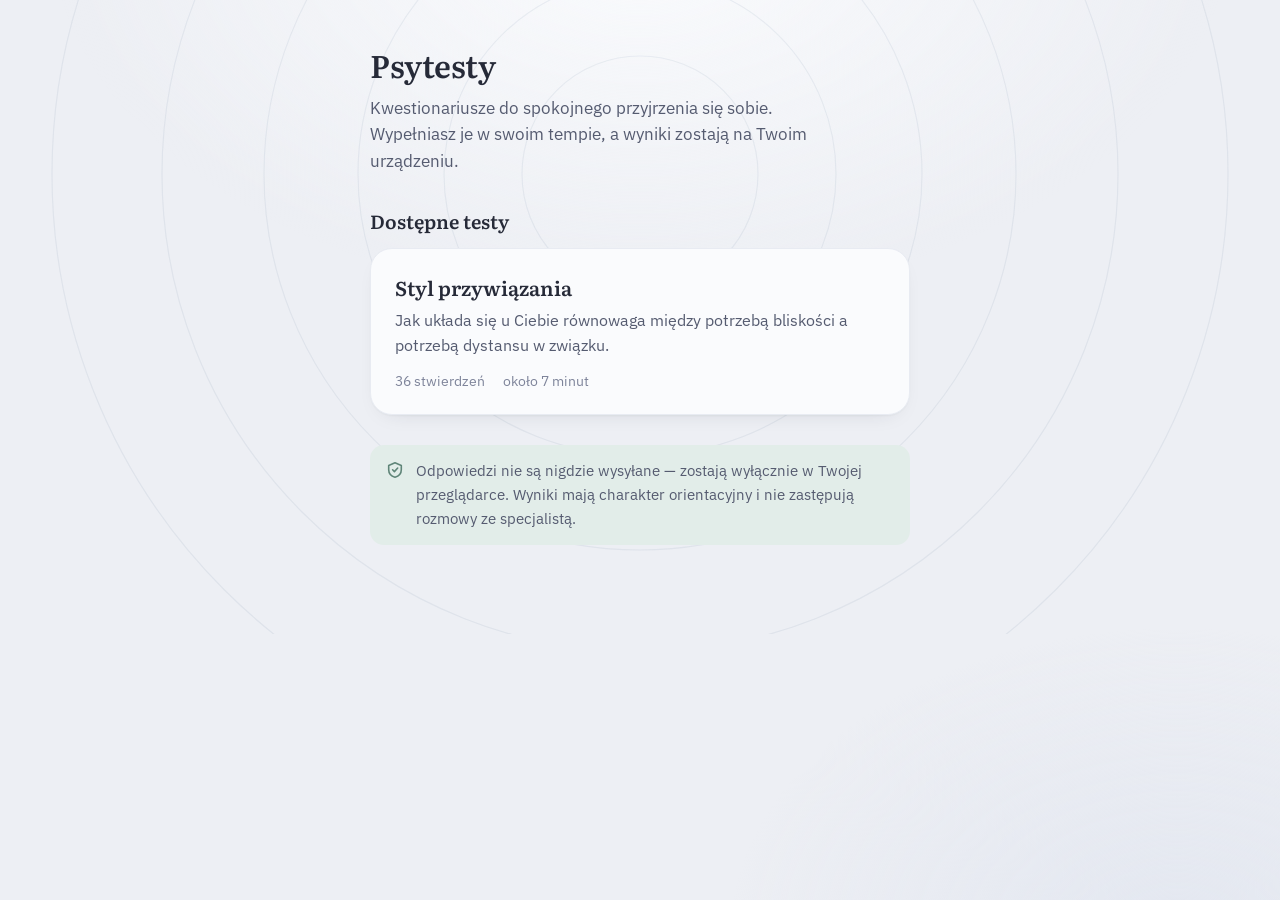
<file: index.html>
<!DOCTYPE html>
<html lang="pl">
<head>
<meta charset="UTF-8">
<meta name="viewport" content="width=device-width, initial-scale=1.0">
<title>Psytesty</title>
<link rel="preconnect" href="https://fonts.googleapis.com">
<link rel="preconnect" href="https://fonts.gstatic.com" crossorigin>
<link href="https://fonts.googleapis.com/css2?family=IBM+Plex+Sans:wght@400;500;600&family=Literata:opsz,wght@7..72,400;7..72,500;7..72,600&display=swap&subset=latin,latin-ext" rel="stylesheet">
<link rel="stylesheet" href="assets/app.css">
<style>
  main{padding-top:46px;}
  h1{font-size:31px;letter-spacing:-.015em;}
  .lede{font-size:16.5px;margin-bottom:32px;}
  h2{margin-top:0;}
  .safe-note{margin:30px 0 0;}
  @media (max-width:420px){ h1{font-size:26px;} main{padding-top:34px;} }
</style>
</head>
<body>
<div class="backdrop" aria-hidden="true">
  <svg viewBox="0 0 1180 760" fill="none" xmlns="http://www.w3.org/2000/svg">
    <g stroke="currentColor" stroke-width="1.15">
      <circle cx="590" cy="300" r="118"/>
      <circle cx="590" cy="300" r="196"/>
      <circle cx="590" cy="300" r="282"/>
      <circle cx="590" cy="300" r="376"/>
      <circle cx="590" cy="300" r="478"/>
      <circle cx="590" cy="300" r="588"/>
    </g>
  </svg>
</div>
<main>
  <h1>Psytesty</h1>
  <p class="lede">Kwestionariusze do spokojnego przyjrzenia się sobie. Wypełniasz je w swoim tempie, a wyniki zostają na Twoim urządzeniu.</p>
  <h2>Dostępne testy</h2>
  <div id="list"><p class="empty">Wczytywanie listy testów…</p></div>
  <div class="safe-note">
    <svg width="18" height="18" viewBox="0 0 18 18" fill="none" stroke="currentColor" stroke-width="1.6" stroke-linecap="round" stroke-linejoin="round" aria-hidden="true"><path d="M9 1.8 2.7 4.5v4.2c0 3.6 2.6 6.4 6.3 7.5 3.7-1.1 6.3-3.9 6.3-7.5V4.5Z"/><path d="m6.6 8.8 1.8 1.8 3.3-3.6"/></svg>
    <span>Odpowiedzi nie są nigdzie wysyłane — zostają wyłącznie w Twojej przeglądarce. Wyniki mają charakter orientacyjny i nie zastępują rozmowy ze specjalistą.</span>
  </div>
</main>
<script>
// Lista testów pochodzi z testy/index.json — dodanie testu nie wymaga zmian w kodzie.
(function(){
  var box = document.getElementById('list');
  function esc(s){ return String(s==null?'':s).replace(/[&<>"']/g,function(c){
    return {'&':'&amp;','<':'&lt;','>':'&gt;','"':'&quot;',"'":'&#39;'}[c]; }); }

  fetch('testy/index.json', {cache:'no-cache'})
    .then(function(r){ if(!r.ok) throw new Error('HTTP '+r.status); return r.json(); })
    .then(function(data){
      var tests = (data && data.tests) || [];
      if(!tests.length){ box.innerHTML = '<p class="empty">Nie dodano jeszcze żadnego testu.</p>'; return; }
      box.innerHTML = tests.map(function(t){
        var meta = [];
        if(t.items) meta.push(t.items + ' stwierdzeń');
        if(t.minutes) meta.push('około ' + t.minutes + ' minut');
        return '<a class="test" href="test.html?id=' + encodeURIComponent(t.id) + '">' +
          '<p class="test-name">' + esc(t.title) + '</p>' +
          (t.short ? '<p class="test-desc">' + esc(t.short) + '</p>' : '') +
          '<div class="test-meta">' + meta.map(function(m){ return '<span>'+esc(m)+'</span>'; }).join('') + '</div>' +
        '</a>';
      }).join('');
    })
    .catch(function(){
      box.innerHTML = '<div class="banner">Nie udało się wczytać listy testów.' +
        (location.protocol === 'file:'
          ? ' Strona została otwarta bezpośrednio z dysku (adres file://), a przeglądarki blokują w tym trybie wczytywanie plików JSON. Otwórz ją przez adres https.'
          : '') + '</div>';
    });
})();
</script>
</body>
</html>
</file>
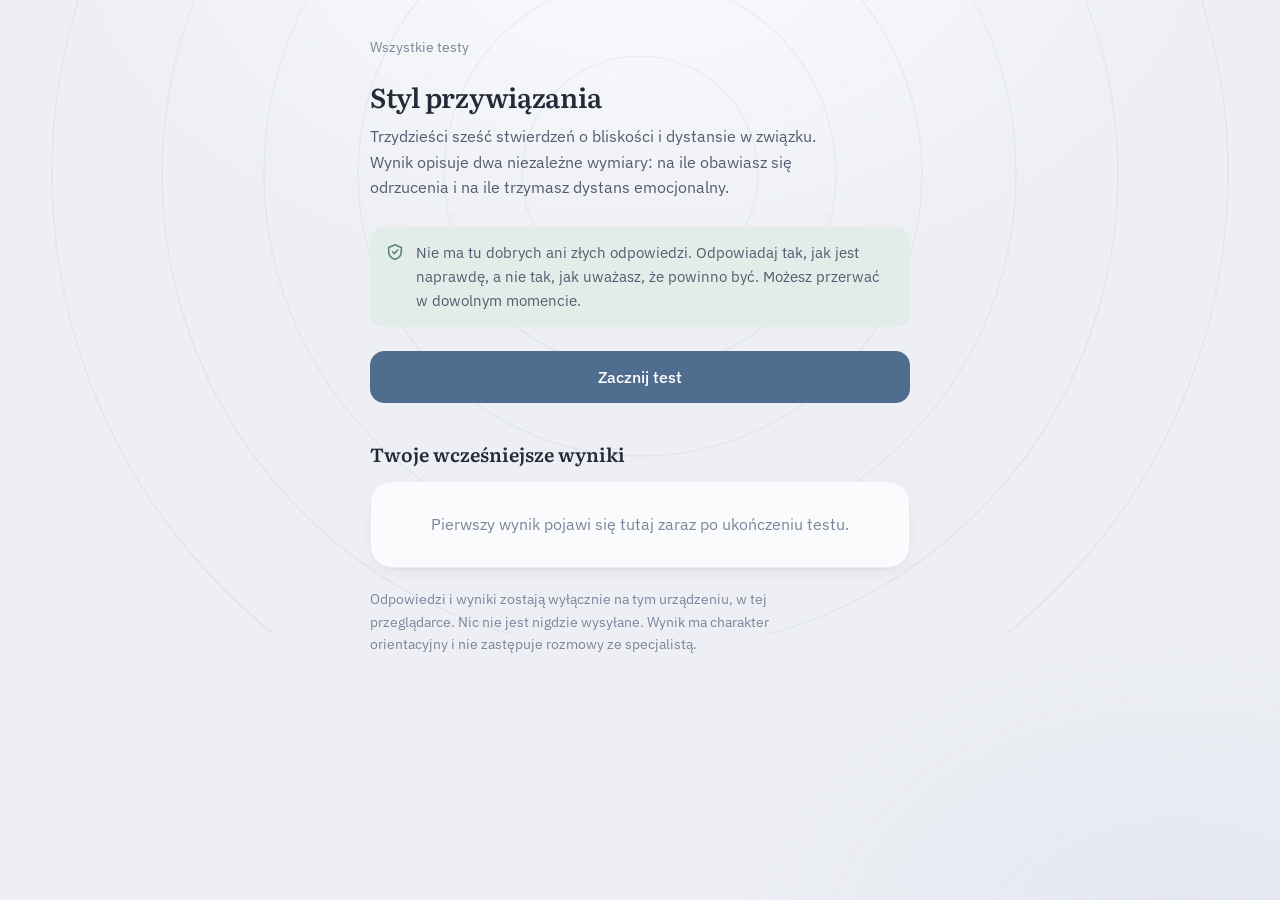
<file: test.html>
<!DOCTYPE html>
<html lang="pl">
<head>
<meta charset="UTF-8">
<meta name="viewport" content="width=device-width, initial-scale=1.0">
<title>Test — Psytesty</title>
<link rel="preconnect" href="https://fonts.googleapis.com">
<link rel="preconnect" href="https://fonts.gstatic.com" crossorigin>
<link href="https://fonts.googleapis.com/css2?family=IBM+Plex+Sans:wght@400;500;600&family=Literata:opsz,wght@7..72,400;7..72,500;7..72,600&display=swap&subset=latin,latin-ext" rel="stylesheet">
<link rel="stylesheet" href="assets/app.css">
</head>
<body>
<div class="backdrop" aria-hidden="true">
  <svg viewBox="0 0 1180 760" fill="none" xmlns="http://www.w3.org/2000/svg">
    <g stroke="currentColor" stroke-width="1.15">
      <circle cx="590" cy="300" r="118"/>
      <circle cx="590" cy="300" r="196"/>
      <circle cx="590" cy="300" r="282"/>
      <circle cx="590" cy="300" r="376"/>
      <circle cx="590" cy="300" r="478"/>
      <circle cx="590" cy="300" r="588"/>
    </g>
  </svg>
</div>
<div id="app"></div>
<script src="assets/engine.js"></script>
</body>
</html>
</file>
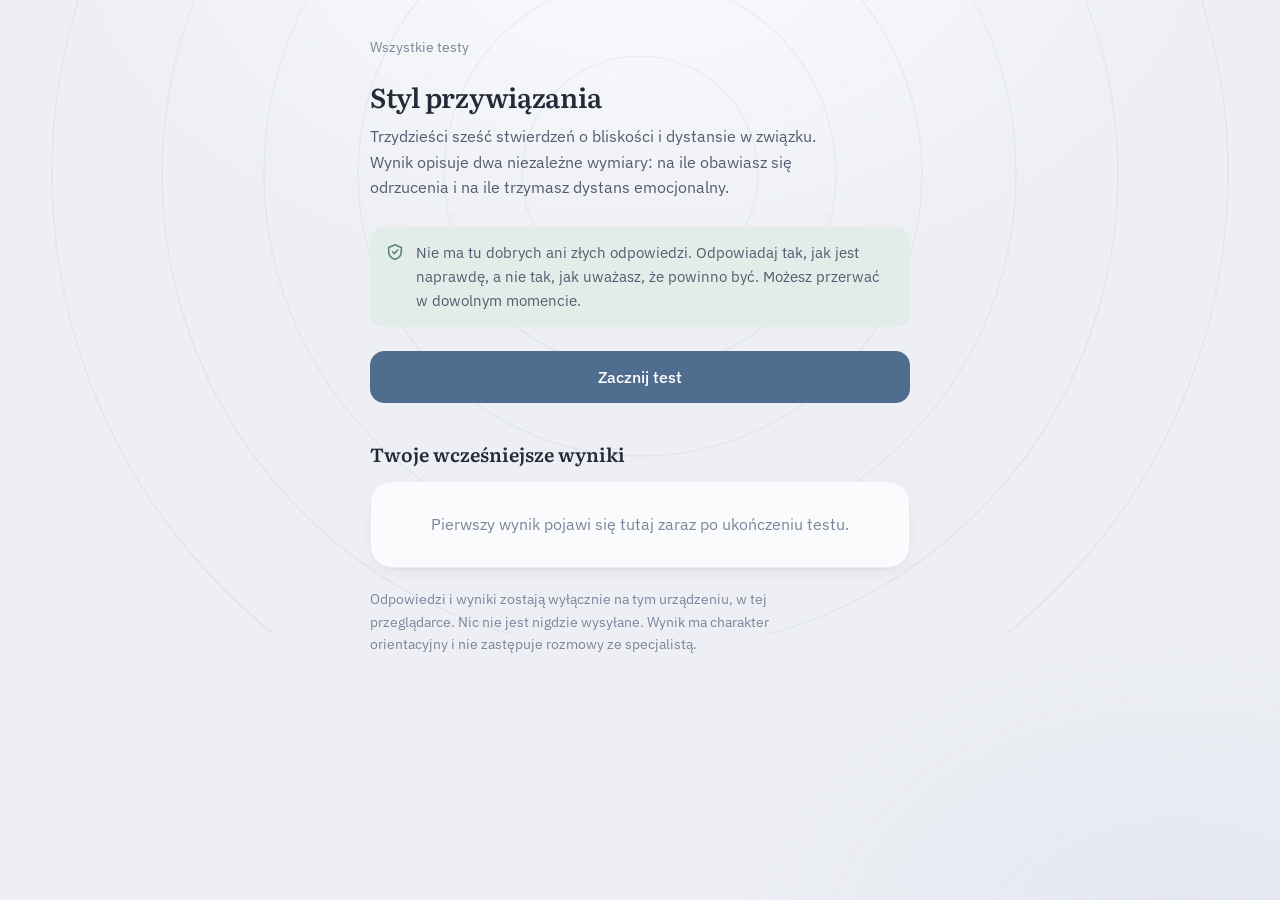
<file: testy/test-przywiazania.html>
<!DOCTYPE html>
<html lang="pl">
<head>
<meta charset="UTF-8">
<title>Test stylu przywiązania — Psytesty</title>
<!-- Stary adres testu. Treść przeniesiona do testy/przywiazanie.json,
     obsługiwana przez silnik test.html. Ten plik tylko przekierowuje. -->
<meta http-equiv="refresh" content="0; url=../test.html?id=przywiazanie">
<link rel="canonical" href="../test.html?id=przywiazanie">
<script>location.replace('../test.html?id=przywiazanie');</script>
</head>
<body>
<p>Test przeniesiono. <a href="../test.html?id=przywiazanie">Otwórz test stylu przywiązania</a>.</p>
</body>
</html>
</file>
<file: assets/app.css>
/* Psytesty — wspólny arkusz stylów dla strony startowej i silnika testów. */

:root{
  --paper:#EDEFF4;
  --paper-deep:#E3E7F0;
  --surface:#FAFBFD;
  --surface-2:#F1F3F8;
  --ink:#262A38;
  --ink-2:#555B70;
  --ink-3:#7E849A;
  --line:#DBDFEA;
  --line-soft:#E8EBF2;
  --calm:#4F6D8F;
  --calm-deep:#3C5572;
  --calm-tint:#E2EAF3;
  --sage:#5F8578;
  --sage-tint:#E2EDE9;
  --heather:#8E6B88;
  --heather-tint:#EFE6EE;
  --on-accent:#FFFFFF;
  --r-sm:8px;
  --r-md:14px;
  --r-lg:22px;
  --shadow:0 1px 2px rgba(38,42,56,.04), 0 8px 24px -16px rgba(38,42,56,.22);
  --serif:"Literata",Georgia,"Times New Roman",serif;
  --sans:"IBM Plex Sans",-apple-system,BlinkMacSystemFont,"Segoe UI",Roboto,Helvetica,Arial,sans-serif;
}
@media (prefers-color-scheme: dark){
  :root{
    --paper:#171A23;
    --paper-deep:#12141B;
    --surface:#1F2330;
    --surface-2:#262B3A;
    --ink:#E7E9F0;
    --ink-2:#A9AFC2;
    --ink-3:#848AA0;
    --line:#333949;
    --line-soft:#2A2F3D;
    --calm:#8FB2D4;
    --calm-deep:#A8C5E2;
    --calm-tint:#26354A;
    --sage:#8FBBAC;
    --sage-tint:#223630;
    --heather:#C2A0BB;
    --heather-tint:#382936;
    --on-accent:#141822;
    --shadow:0 1px 2px rgba(0,0,0,.2), 0 8px 24px -16px rgba(0,0,0,.6);
  }
}

*{box-sizing:border-box;}
html{-webkit-text-size-adjust:100%;}
body{
  margin:0;
  font-family:var(--sans);
  font-size:16px;
  background:var(--paper);
  color:var(--ink);
  line-height:1.6;
  -webkit-font-smoothing:antialiased;
}

/* Tło: koncentryczne łuki — motyw kręgów na wodzie, bardzo niskie krycie */
.backdrop{
  position:fixed;
  inset:0;
  z-index:0;
  pointer-events:none;
  overflow:hidden;
  background:
    radial-gradient(820px 520px at 50% -8%, var(--surface) 0%, rgba(0,0,0,0) 72%),
    radial-gradient(640px 440px at 92% 104%, var(--paper-deep) 0%, rgba(0,0,0,0) 70%);
}
.backdrop svg{
  position:absolute;
  top:-14vh;
  left:50%;
  transform:translateX(-50%);
  width:min(1180px,160vw);
  height:auto;
  color:var(--calm);
  opacity:.085;
}
@media (prefers-color-scheme: dark){ .backdrop svg{opacity:.13;} }

main,#app{
  position:relative;
  z-index:1;
  max-width:580px;
  margin:0 auto;
  padding:34px 20px 72px;
}

h1{
  font-family:var(--serif);
  font-size:27px;
  line-height:1.25;
  font-weight:600;
  letter-spacing:-.01em;
  margin:0 0 10px;
}
h2{
  font-family:var(--serif);
  font-size:19px;
  font-weight:600;
  margin:36px 0 12px;
}
.lede{
  font-size:16px;
  color:var(--ink-2);
  margin:0 0 26px;
  max-width:46ch;
}
.backlink{
  display:inline-block;
  font-size:14px;
  color:var(--ink-3);
  text-decoration:none;
  background:none;
  border:0;
  padding:0;
  margin-bottom:22px;
  cursor:pointer;
  font-family:inherit;
}
.backlink:hover{color:var(--calm);}

.card{
  background:var(--surface);
  border:1px solid var(--line-soft);
  border-radius:var(--r-lg);
  padding:24px;
  box-shadow:var(--shadow);
}

button{
  font-family:inherit;
  font-size:16px;
  border-radius:var(--r-md);
  border:1px solid var(--line);
  background:var(--surface);
  color:var(--ink);
  padding:12px 18px;
  cursor:pointer;
  transition:background .14s ease, border-color .14s ease;
}
button:hover{background:var(--surface-2);}
button:disabled{opacity:.38;cursor:default;}
button:focus-visible, a:focus-visible{outline:2px solid var(--calm);outline-offset:3px;}
.btn-primary{
  background:var(--calm);
  color:var(--on-accent);
  border-color:var(--calm);
  font-weight:500;
  padding:15px 22px;
}
.btn-primary:hover{background:var(--calm-deep);border-color:var(--calm-deep);}
.btn-block{width:100%;}
.btn-quiet{border-color:transparent;background:none;color:var(--ink-3);padding:12px 4px;}
.btn-quiet:hover{background:none;color:var(--ink);}

/* --- Przebieg testu --- */
.progress-head{
  display:flex;
  align-items:baseline;
  justify-content:space-between;
  gap:14px;
  margin-bottom:9px;
}
.progress-count{font-size:16px;color:var(--ink-2);}
.progress-count b{font-weight:600;color:var(--ink);font-variant-numeric:tabular-nums;}
.progress-pct{font-size:14px;color:var(--ink-3);font-variant-numeric:tabular-nums;}
.progress-track{
  height:6px;
  background:var(--paper-deep);
  border-radius:99px;
  overflow:hidden;
  margin-bottom:30px;
}
@media (prefers-color-scheme: dark){ .progress-track{background:var(--surface-2);} }
.progress-fill{
  height:100%;
  background:var(--calm);
  border-radius:99px;
  transition:width .28s cubic-bezier(.4,0,.2,1);
}

.statement{
  font-family:var(--serif);
  font-size:22px;
  line-height:1.45;
  font-weight:400;
  margin:0 0 8px;
  letter-spacing:-.005em;
}
.statement-hint{font-size:14px;color:var(--ink-3);margin:0 0 22px;}

/* Skala: pełnowymiarowe wiersze z nazwą każdego stopnia */
.scale{display:flex;flex-direction:column;gap:8px;margin-bottom:26px;}
.opt{
  display:flex;
  align-items:center;
  gap:15px;
  width:100%;
  min-height:54px;
  padding:10px 16px;
  text-align:left;
  background:var(--surface);
  border:1px solid var(--line);
  border-radius:var(--r-md);
  font-size:16.5px;
  line-height:1.35;
  color:var(--ink);
}
.opt:hover{border-color:var(--calm);background:var(--surface);}
.opt-num{
  flex:0 0 auto;
  width:32px;
  height:32px;
  border-radius:50%;
  display:flex;
  align-items:center;
  justify-content:center;
  background:var(--surface-2);
  border:1px solid var(--line);
  color:var(--ink-2);
  font-size:15px;
  font-weight:600;
  font-variant-numeric:tabular-nums;
}
.opt.selected{background:var(--calm-tint);border-color:var(--calm);font-weight:500;}
.opt.selected .opt-num{background:var(--calm);border-color:var(--calm);color:var(--on-accent);}

.nav-row{display:flex;justify-content:space-between;align-items:center;gap:12px;}

/* --- Wynik --- */
.result-head{
  display:flex;
  align-items:center;
  justify-content:space-between;
  gap:12px;
  margin-bottom:18px;
}
.tag{
  font-size:13.5px;
  font-weight:500;
  padding:4px 12px;
  border-radius:99px;
  background:var(--calm-tint);
  color:var(--calm-deep);
}
.result-id{font-size:13px;color:var(--ink-3);font-variant-numeric:tabular-nums;}
.style-name{
  font-family:var(--serif);
  font-size:28px;
  line-height:1.2;
  font-weight:600;
  margin:0 0 10px;
  letter-spacing:-.015em;
}
.style-desc{font-size:16.5px;color:var(--ink-2);margin:0;max-width:48ch;}

.map{display:block;width:100%;max-width:320px;height:auto;margin:26px auto 4px;}
.map-caption{font-size:13.5px;color:var(--ink-3);text-align:center;margin:0 0 4px;}

.metric{margin-top:20px;}
.metric-label{
  display:flex;
  justify-content:space-between;
  align-items:baseline;
  gap:10px;
  font-size:15.5px;
  margin-bottom:7px;
}
.metric-label span:last-child{font-weight:600;font-variant-numeric:tabular-nums;}
.metric-track{height:10px;background:var(--surface-2);border-radius:99px;overflow:hidden;}
.metric-fill{height:100%;border-radius:99px;}
.metric-note{font-size:14px;color:var(--ink-3);margin:7px 0 0;}

.divider{height:1px;background:var(--line-soft);border:0;margin:22px 0;}

.result-actions{display:flex;gap:10px;flex-wrap:wrap;margin-top:20px;}
.result-actions .btn-primary{flex:1 1 210px;}
.result-actions .btn-secondary{flex:1 1 180px;}
.btn-secondary{
  display:inline-flex;
  align-items:center;
  justify-content:center;
  gap:9px;
  padding:15px 20px;
  font-weight:500;
  border-color:var(--line);
}

/* --- Historia --- */
.hist-item{
  display:flex;
  justify-content:space-between;
  align-items:center;
  gap:14px;
  width:100%;
  padding:15px 4px;
  border:0;
  border-bottom:1px solid var(--line-soft);
  border-radius:0;
  background:none;
  text-align:left;
  cursor:pointer;
}
.hist-item:last-child{border-bottom:none;}
.hist-item:hover{background:none;}
.hist-item:hover .hist-style{color:var(--calm);}
.hist-style{font-size:16.5px;font-weight:500;}
.hist-date{font-size:14px;color:var(--ink-3);font-variant-numeric:tabular-nums;}
.hist-chevron{color:var(--ink-3);flex:0 0 auto;}
.empty{color:var(--ink-3);font-size:15.5px;text-align:center;padding:26px 10px;margin:0;}

.answer-row{
  display:flex;
  justify-content:space-between;
  gap:16px;
  padding:11px 0;
  border-bottom:1px solid var(--line-soft);
  font-size:15px;
}
.answer-row:last-child{border-bottom:none;}
.answer-q{color:var(--ink-2);}
.answer-v{font-weight:600;white-space:nowrap;font-variant-numeric:tabular-nums;}

.link-btn{
  background:none;
  border:0;
  color:var(--calm);
  padding:0;
  font-size:15.5px;
  font-weight:500;
  text-decoration:underline;
  text-underline-offset:3px;
  text-decoration-color:var(--line);
}
.link-btn:hover{background:none;text-decoration-color:var(--calm);}

.note{font-size:14px;color:var(--ink-3);margin-top:20px;max-width:52ch;}

.banner{
  background:var(--heather-tint);
  color:var(--ink);
  border:1px solid var(--heather);
  border-radius:var(--r-md);
  padding:14px 16px;
  font-size:15px;
  margin-bottom:18px;
}

.safe-note{
  display:flex;
  gap:12px;
  align-items:flex-start;
  background:var(--sage-tint);
  border-radius:var(--r-md);
  padding:14px 16px;
  font-size:15px;
  color:var(--ink-2);
  margin:0 0 24px;
}
.safe-note svg{flex:0 0 auto;margin-top:2px;color:var(--sage);}

/* --- Lista testów na stronie startowej --- */
a.test{
  display:block;
  background:var(--surface);
  border:1px solid var(--line-soft);
  border-radius:var(--r-lg);
  padding:22px 24px;
  margin-bottom:14px;
  color:inherit;
  text-decoration:none;
  box-shadow:var(--shadow);
  transition:border-color .14s ease;
}
a.test:hover{border-color:var(--calm);}
.test-name{font-family:var(--serif);font-weight:600;font-size:20px;margin:0 0 5px;}
.test-desc{color:var(--ink-2);font-size:15.5px;margin:0 0 12px;}
.test-meta{display:flex;gap:18px;font-size:14px;color:var(--ink-3);}

/* --- Tylko do druku --- */
.print-only{display:none;}

@media (max-width:420px){
  h1{font-size:24px;}
  .statement{font-size:20px;}
  .opt{font-size:16px;gap:12px;padding:10px 13px;}
  main,#app{padding:26px 16px 60px;}
}
@media (prefers-reduced-motion: reduce){
  *{transition:none !important;animation:none !important;}
}

/* =========================================================================
   Wydruk i zapis do PDF.
   Kolory wymuszone na jasne, żeby wydruk był czytelny niezależnie od tego,
   czy przeglądarka pracuje w trybie ciemnym.
   ========================================================================= */
@media print{
  :root, :root *{
    --paper:#FFFFFF;
    --paper-deep:#FFFFFF;
    --surface:#FFFFFF;
    --surface-2:#F0F0F2;
    --ink:#101014;
    --ink-2:#33343C;
    --ink-3:#5A5C66;
    --line:#B8BAC4;
    --line-soft:#D7D9E0;
    --calm:#3C5572;
    --calm-deep:#2B3F55;
    --calm-tint:#EAEFF5;
    --sage:#4E7366;
    --sage-tint:#E9F1EE;
    --heather:#7A5874;
    --heather-tint:#F2E9F1;
  }
  @page{ margin:16mm 15mm; }
  html,body{background:#fff !important;color:#101014 !important;}
  .backdrop, .result-actions, .nav-row, .backlink, #toggleAnswers,
  .link-btn, .tag, .result-head{ display:none !important; }
  main,#app{max-width:none;padding:0;}
  .card{
    border:0 !important;
    box-shadow:none !important;
    padding:0 !important;
    background:#fff !important;
  }
  .print-only{display:block;}
  .print-head{
    display:flex;
    justify-content:space-between;
    align-items:baseline;
    gap:16px;
    border-bottom:1.5px solid #101014;
    padding-bottom:8px;
    margin-bottom:20px;
  }
  .print-head .print-title{
    font-family:var(--serif);
    font-size:16pt;
    font-weight:600;
  }
  .print-head .print-date{font-size:10pt;color:#33343C;}
  .style-name{font-size:21pt;margin-bottom:8px;}
  .style-desc{font-size:11.5pt;color:#101014;max-width:none;}
  .map{max-width:78mm;margin:14px auto 4px;}
  .metric-label{font-size:11.5pt;}
  .metric-note{font-size:9.5pt;}
  .metric-track, .metric-fill{
    -webkit-print-color-adjust:exact;
    print-color-adjust:exact;
  }
  .map rect{ -webkit-print-color-adjust:exact; print-color-adjust:exact; }
  #answersPanel{
    display:block !important;
    padding:0 !important;
    break-before:page;
    page-break-before:always;
  }
  .answers-title{
    display:block;
    font-family:var(--serif);
    font-size:13pt;
    font-weight:600;
    margin:0 0 12px;
  }
  .answer-row{font-size:10pt;padding:6px 0;break-inside:avoid;page-break-inside:avoid;}
  .answer-v{font-size:10pt;}
  .note{font-size:9.5pt;color:#33343C;max-width:none;margin-top:16px;}
  .print-foot{
    display:block;
    border-top:1px solid #B8BAC4;
    margin-top:18px;
    padding-top:8px;
    font-size:9pt;
    color:#5A5C66;
  }
  .divider{background:#D7D9E0;}
}
</file>
